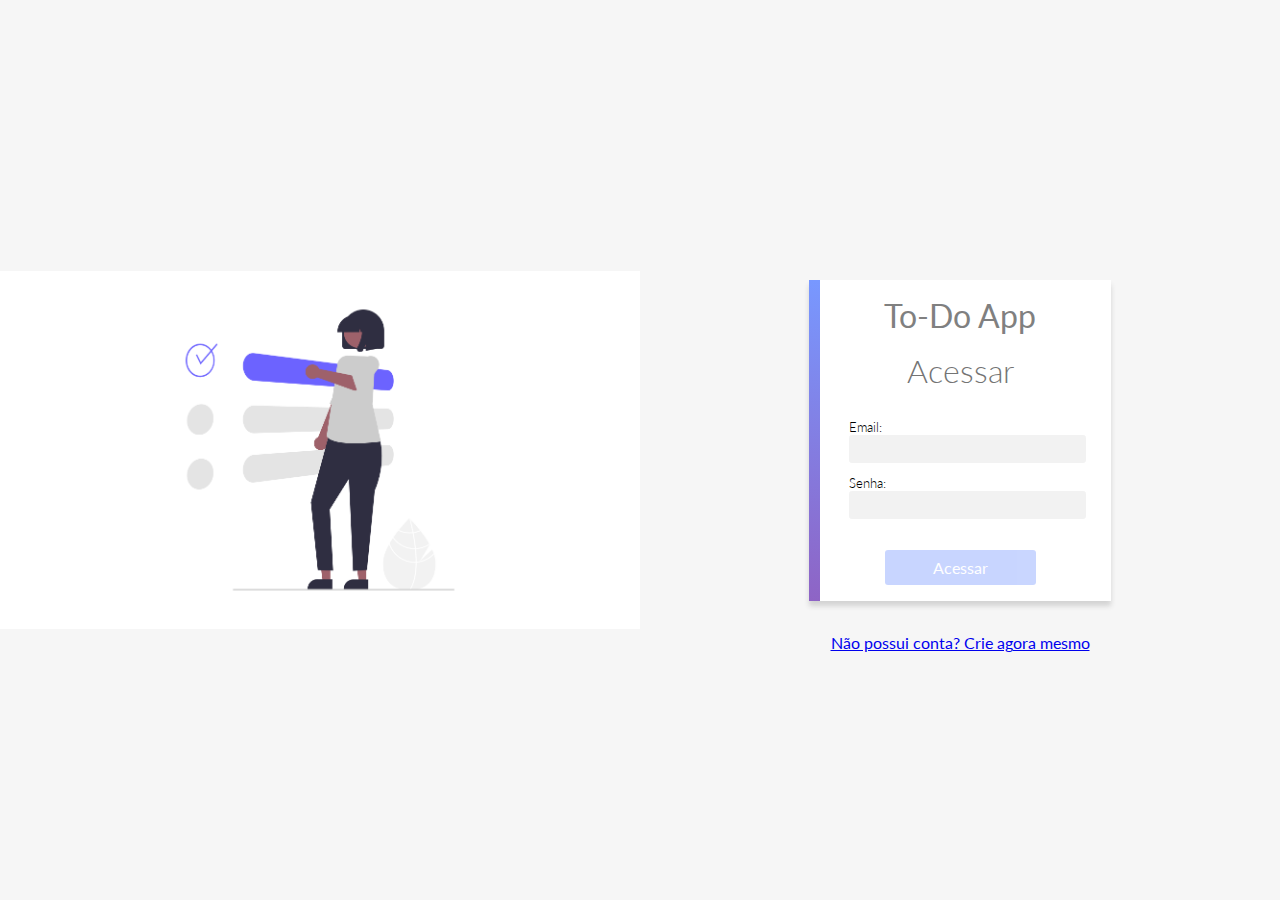
<file: index.html>
<!DOCTYPE html>
<html lang="pt-BR">

<head>
  <meta charset="UTF-8">
  <meta http-equiv="X-UA-Compatible" content="IE=edge">
  <meta name="viewport" content="width=device-width, initial-scale=1.0">
  <title>To-Do App</title>

  <!-- ---------------- estilos compartilhados entre login e signup ---------------- -->
  <link rel="stylesheet" href="styles/acesso.css">
  <link rel="stylesheet" href="./styles/spinner.css">

  <!-- ---------------------- lógica aplicada no login ----------------------- -->
  <script src="./scripts/utils.js" defer></script>
  <script src="./scripts/index.js" defer></script>

</head>

<body>
  <div class="left">
    <img src="./assets/pessoa-login.png" alt="">
  </div>

  <div class="right">
    <form>
      <div class="form-header">
        <p>To-Do App</p>
      </div>
      <h1>Acessar</h1>
      <label>
        Email:
        <input id="inputEmail" type="text">
        <small id="emailValidation"></small>
      </label>
      <label>
        Senha:
        <input id="inputPassword" type="password">
        <small id="senhaValidation"></small>
      </label>

      <button type="submit" id="botao">Acessar</button>

    </form>
    <div class="ingressar">
      <a href="signup.html">Não possui conta? Crie agora mesmo</a>
    </div>
  </div>
<script src="./scripts/spinner.js"></script>
</body>

</html>
</file>
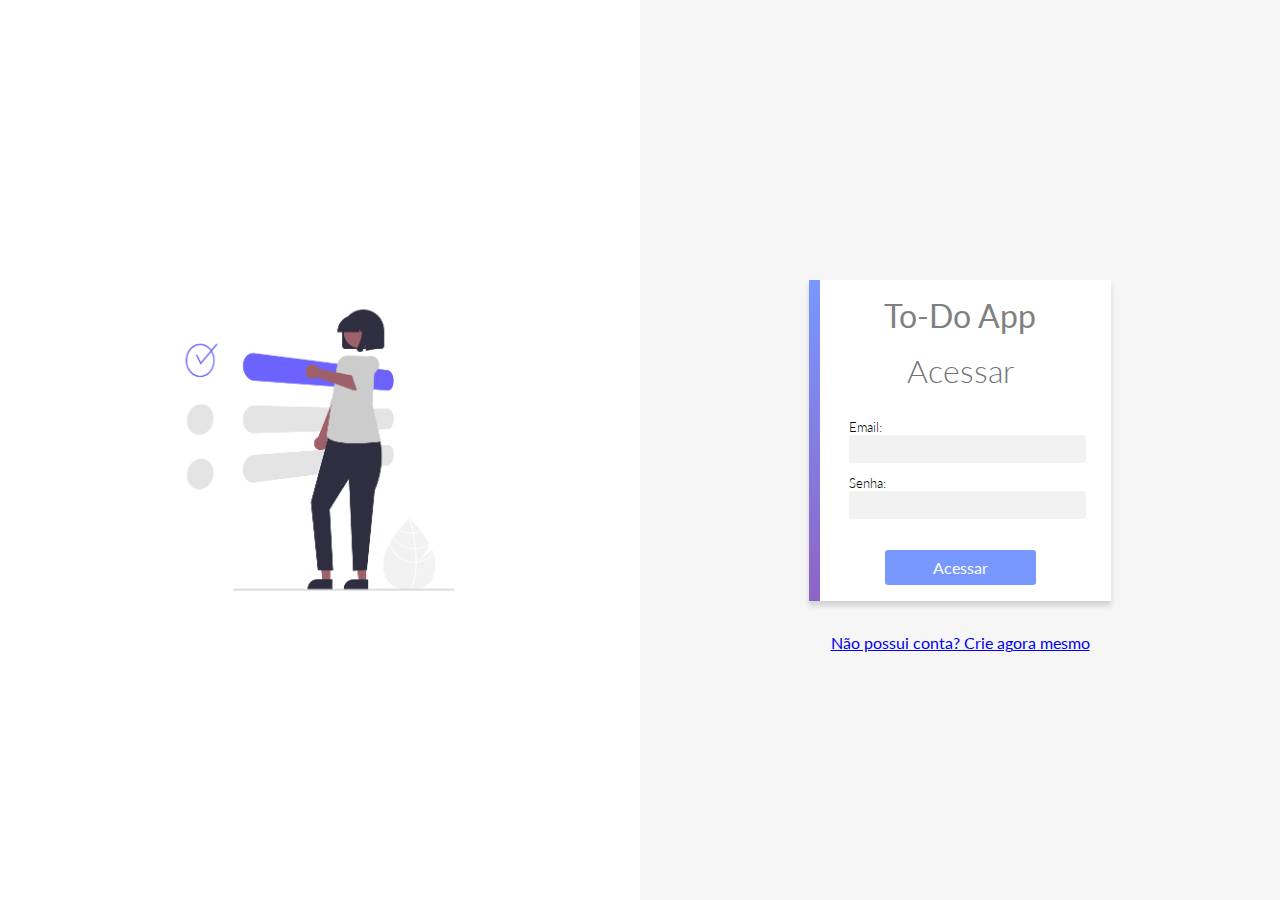
<file: ToDo_modelo/index.html>
<!DOCTYPE html>
<html lang="pt-BR">

<head>
  <meta charset="UTF-8">
  <meta http-equiv="X-UA-Compatible" content="IE=edge">
  <meta name="viewport" content="width=device-width, initial-scale=1.0">
  <title>To-Do App</title>

  <!-- ---------------- estilos compartilhados entre login e signup ---------------- -->
  <link rel="stylesheet" href="styles/acesso.css">

  <!-- ---------------------- lógica aplicada no login ----------------------- -->
  <script src="/scripts/utils.js"></script>
  <script src="./scripts/index.js"></script>

</head>

<body>
  <div class="left">
    <img src="./assets/pessoa-login.png" alt="">
  </div>

  <div class="right">
    <form>
      <div class="form-header">
        <p>To-Do App</p>
      </div>
      <h1>Acessar</h1>
      <label>
        Email:
        <input id="inputEmail" type="text">
        <small id="emailValidacao"></small>
      </label>
      <label>
        Senha:
        <input id="inputPassword" type="password">
      </label>

      <button type="submit">Acessar</button>

    </form>
    <div class="ingressar">
      <a href="signup.html">Não possui conta? Crie agora mesmo</a>
    </div>
  </div>

</body>

</html>
</file>
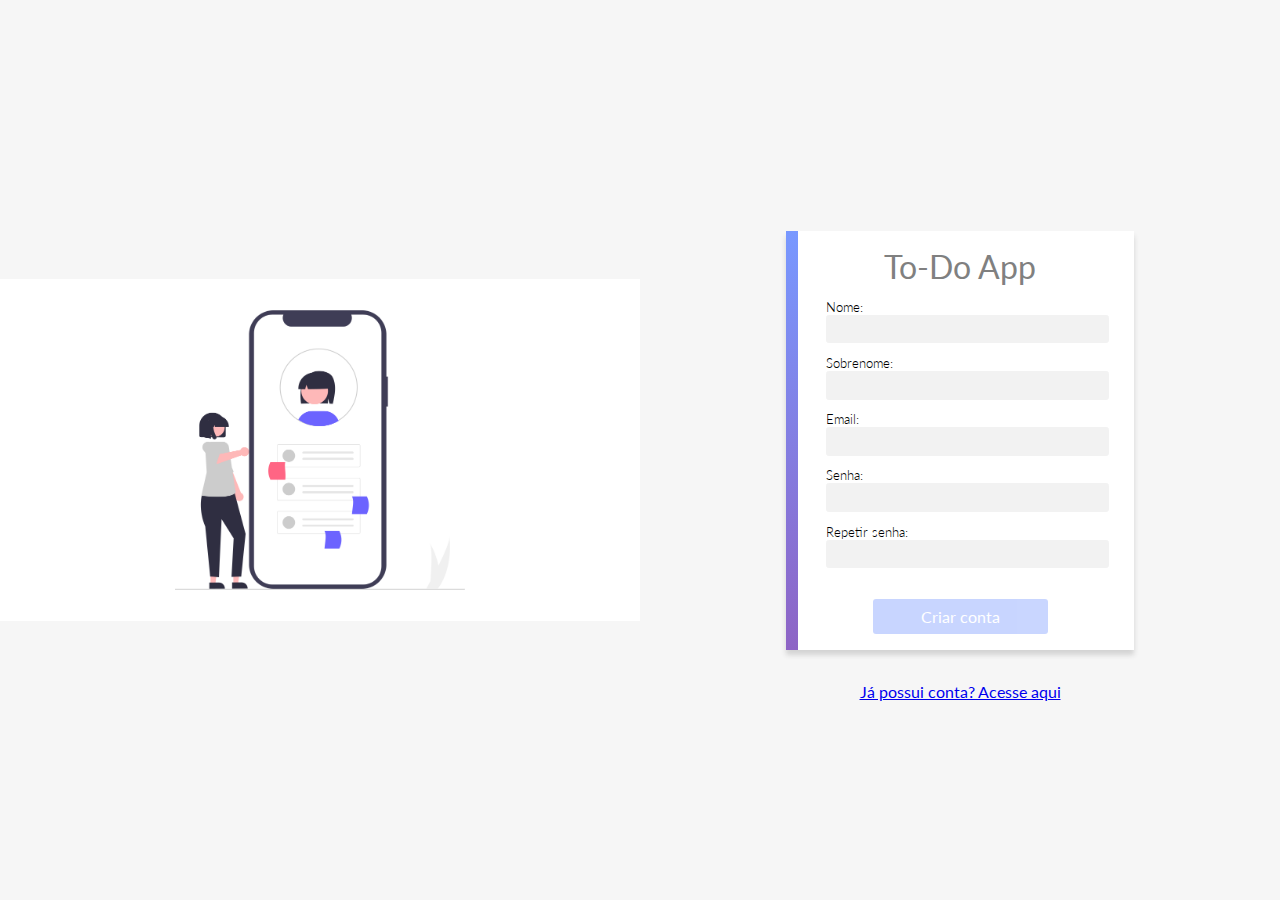
<file: signup.html>
<!DOCTYPE html>
<html lang="pt-BR">

<head>
  <meta charset="UTF-8">
  <meta http-equiv="X-UA-Compatible" content="IE=edge">
  <meta name="viewport" content="width=device-width, initial-scale=1.0">
  <title>To-Do App</title>

  <!-- ---------------- estilos compartilhados entre login e signup ---------------- -->
  <link rel="stylesheet" href="./styles/acesso.css">
  <link rel="stylesheet" href="./styles/spinner.css">

  <!-- ---------------------- lógica aplicada no registro -------------------- -->
  <script src="./scripts/utils.js" defer></script>
  <script src="./scripts/signup.js" defer></script>
  <script src="./scripts/spinner.js" defer></script>

</head>

<body>

  <div class="left">
    <img src="./assets/pessoa-signup.png" alt="">
  </div>
  <div class="right">
    <form>
      <div class="form-header">
        <p>To-Do App</p>
      </div>

      <label>
        Nome:
        <input id="inputName" type="text">
        <small id="nameRegistration"></small>
      </label>
      <label>
        Sobrenome:
        <input id="lastName" type="text">
        <small id="lastNameRegistration"></small>
      </label>
      <label>
        Email:
        <input id="inputEmailValidation"  type="email">
        <small id="emailValidation"></small>
      </label>
      <label>
        Senha:
        <input id="pwdRegistration" type="password">
        <small id="pwd"></small>
      </label>
      <label>
        Repetir senha:
        <input id="pwdValidation" type="password">
        <small id="pwdValidati"></small>
      </label>

      <button type="submit" id="btn">Criar conta</button>

    </form>
    <div class="ingressar">
      <a href="index.html">Já possui conta? Acesse aqui</a>
    </div>
  </div>

</body>

</html>
</file>
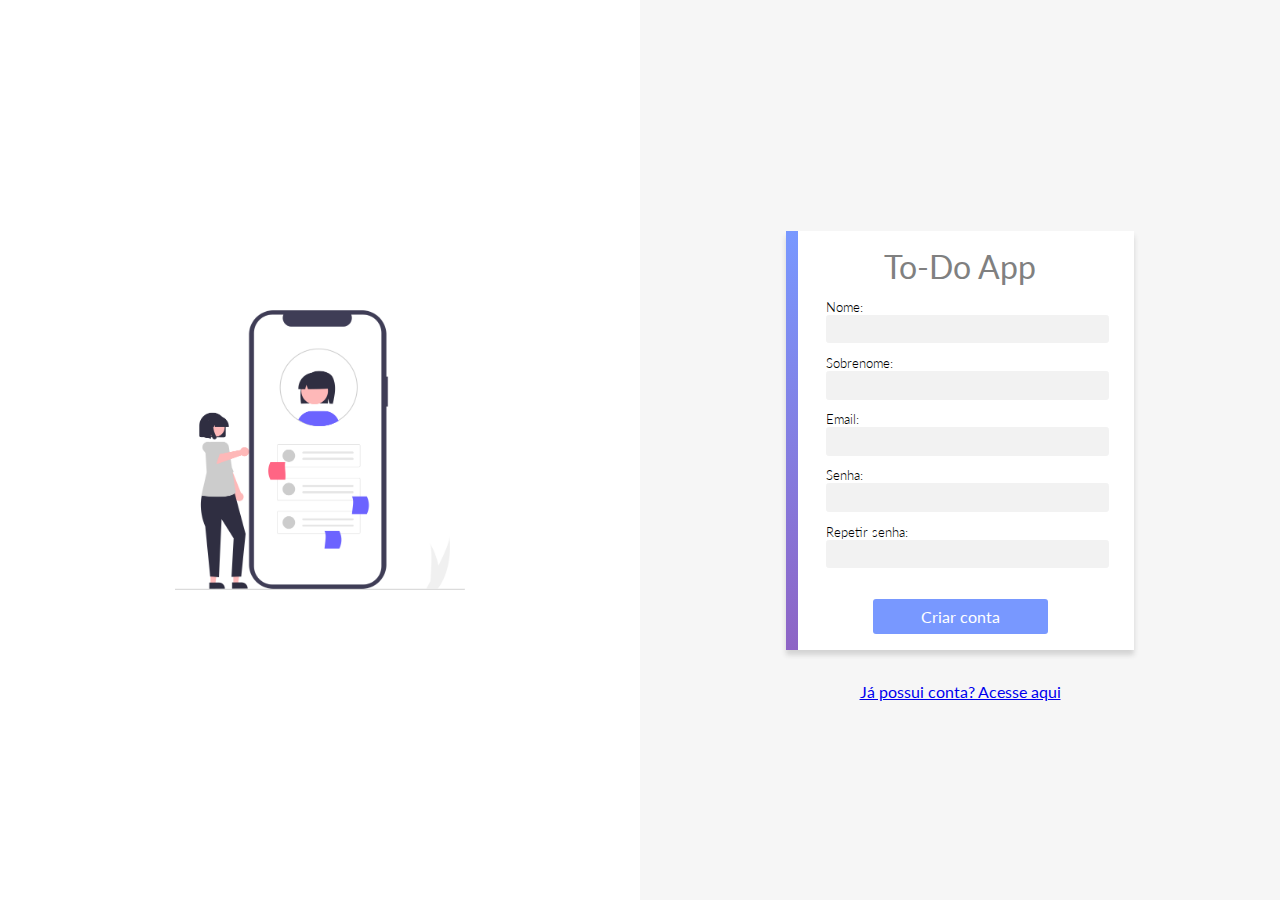
<file: ToDo_modelo/signup.html>
<!DOCTYPE html>
<html lang="pt-BR">

<head>
  <meta charset="UTF-8">
  <meta http-equiv="X-UA-Compatible" content="IE=edge">
  <meta name="viewport" content="width=device-width, initial-scale=1.0">
  <title>To-Do App</title>

  <!-- ---------------- estilos compartilhados entre login e signup ---------------- -->
  <link rel="stylesheet" href="styles/acesso.css">

  <!-- ---------------------- lógica aplicada no registro -------------------- -->
  <script src="/scripts/utils.js"></script>
  <script src="/scripts/signup.js"></script>

</head>

<body>

  <div class="left">
    <img src="./assets/pessoa-signup.png" alt="">
  </div>
  <div class="right">
    <form>
      <div class="form-header">
        <p>To-Do App</p>
      </div>

      <label>
        Nome:
        <input type="text">
      </label>
      <label>
        Sobrenome:
        <input type="text">
      </label>
      <label>
        Email:
        <input id="inputEmail" type="email">
      </label>
      <label>
        Senha:
        <input type="password">
      </label>
      <label>
        Repetir senha:
        <input type="password">
      </label>

      <button>Criar conta</button>

    </form>
    <div class="ingressar">
      <a href="index.html">Já possui conta? Acesse aqui</a>
    </div>
  </div>

</body>

</html>
</file>
<file: styles/acesso.css>
@import url('./common.css');

body{
  display: flex;
}

h1 {
  color: rgb(116, 116, 116);
  font-weight: 300;
  margin: .5em 0;
}

form {
  position: relative;
  max-width: 26em;
  background-color: white;
  display: flex;
  align-items: center;
  flex-direction: column;
  margin: 2em auto;
  box-shadow: 0 5px 5px lightgrey;
  padding: 1em 2.5em;
  box-sizing: border-box;
}

form:after {
  position: absolute;
  content: '';
  width: .7em;
  height: 100%;
  top: 0;
  left: 0;
  background: linear-gradient(var(--primary), var(--secondary));
}


input {
  width: 100%;
  padding: .4em .5em;
  background-color: var(--app-grey);
  border: 1px solid var(--app-grey);
  border-radius: .2em;
}

input:focus {
  outline: none;
  border: 1px solid lightgrey;
}

label {
  width: 100%;
  font-weight: 300;
  margin-bottom: -.1em;
  margin-top: 1em;
  font-size: .8em;
}

button {
  padding: .5em 3em;
  background-color: var(--primary);
  color: white;
  margin-top: 2em;
  font-weight: 400;
  font-size: 1em;
}

.form-header {
  color: grey;
  font-size: 2em;
}
.ingressar{
  text-align: center;
}
.left{
  width: 50%;  
  background-color: white;
  text-align: center;
  display: flex;
  align-items: center;
  justify-content: center;
}
.left img{
  width:60%;
}
.right{
  width: 50%;
  display: flex;
  flex-direction: column;
  align-items: center;
  justify-content: center;
}
</file>
<file: styles/spinner.css>
html, body {
    height: 100%;
  }
  
  body {
    
    display: -webkit-flex;
    display: -ms-flexbox;
    display: flex;
    -webkit-align-items: center;
        -ms-flex-align: center;
            align-items: center;
    -webkit-justify-content: center;
        -ms-flex-pack: center;
            justify-content: center;
  }
  
  .spinner {
    -webkit-animation: rotator 1.4s linear infinite;
            animation: rotator 1.4s linear infinite;
  }
  
  @-webkit-keyframes rotator {
    0% {
      -webkit-transform: rotate(0deg);
              transform: rotate(0deg);
    }
    100% {
      -webkit-transform: rotate(270deg);
              transform: rotate(270deg);
    }
  }
  
  @keyframes rotator {
    0% {
      -webkit-transform: rotate(0deg);
              transform: rotate(0deg);
    }
    100% {
      -webkit-transform: rotate(270deg);
              transform: rotate(270deg);
    }
  }
  .path {
    stroke-dasharray: 187;
    stroke-dashoffset: 0;
    -webkit-transform-origin: center;
        -ms-transform-origin: center;
            transform-origin: center;
    -webkit-animation: dash 1.4s ease-in-out infinite, colors 5.6s ease-in-out infinite;
            animation: dash 1.4s ease-in-out infinite, colors 5.6s ease-in-out infinite;
  }
  
  @-webkit-keyframes colors {
    0% {
      stroke: #4285F4;
    }
    25% {
      stroke: #DE3E35;
    }
    50% {
      stroke: #F7C223;
    }
    75% {
      stroke: #1B9A59;
    }
    100% {
      stroke: #4285F4;
    }
  }
  
  @keyframes colors {
    0% {
      stroke: #4285F4;
    }
    25% {
      stroke: #DE3E35;
    }
    50% {
      stroke: #F7C223;
    }
    75% {
      stroke: #1B9A59;
    }
    100% {
      stroke: #4285F4;
    }
  }
  @-webkit-keyframes dash {
    0% {
      stroke-dashoffset: 187;
    }
    50% {
      stroke-dashoffset: 46.75;
      -webkit-transform: rotate(135deg);
              transform: rotate(135deg);
    }
    100% {
      stroke-dashoffset: 187;
      -webkit-transform: rotate(450deg);
              transform: rotate(450deg);
    }
  }
  @keyframes dash {
    0% {
      stroke-dashoffset: 187;
    }
    50% {
      stroke-dashoffset: 46.75;
      -webkit-transform: rotate(135deg);
              transform: rotate(135deg);
    }
    100% {
      stroke-dashoffset: 187;
      -webkit-transform: rotate(450deg);
              transform: rotate(450deg);
    }
  }
</file>
<file: ToDo_modelo/styles/acesso.css>
@import url('./common.css');

body{
  display: flex;
}

h1 {
  color: rgb(116, 116, 116);
  font-weight: 300;
  margin: .5em 0;
}

form {
  position: relative;
  max-width: 26em;
  background-color: white;
  display: flex;
  align-items: center;
  flex-direction: column;
  margin: 2em auto;
  box-shadow: 0 5px 5px lightgrey;
  padding: 1em 2.5em;
  box-sizing: border-box;
}

form:after {
  position: absolute;
  content: '';
  width: .7em;
  height: 100%;
  top: 0;
  left: 0;
  background: linear-gradient(var(--primary), var(--secondary));
}


input {
  width: 100%;
  padding: .4em .5em;
  background-color: var(--app-grey);
  border: 1px solid var(--app-grey);
  border-radius: .2em;
}

input:focus {
  outline: none;
  border: 1px solid lightgrey;
}

label {
  width: 100%;
  font-weight: 300;
  margin-bottom: -.1em;
  margin-top: 1em;
  font-size: .8em;
}

button {
  padding: .5em 3em;
  background-color: var(--primary);
  color: white;
  margin-top: 2em;
  font-weight: 400;
  font-size: 1em;
}

.form-header {
  color: grey;
  font-size: 2em;
}
.ingressar{
  text-align: center;
}
.left{
  width: 50%;  
  background-color: white;
  text-align: center;
  display: flex;
  align-items: center;
  justify-content: center;
}
.left img{
  width:60%;
}
.right{
  width: 50%;
  display: flex;
  flex-direction: column;
  align-items: center;
  justify-content: center;
}
</file>
